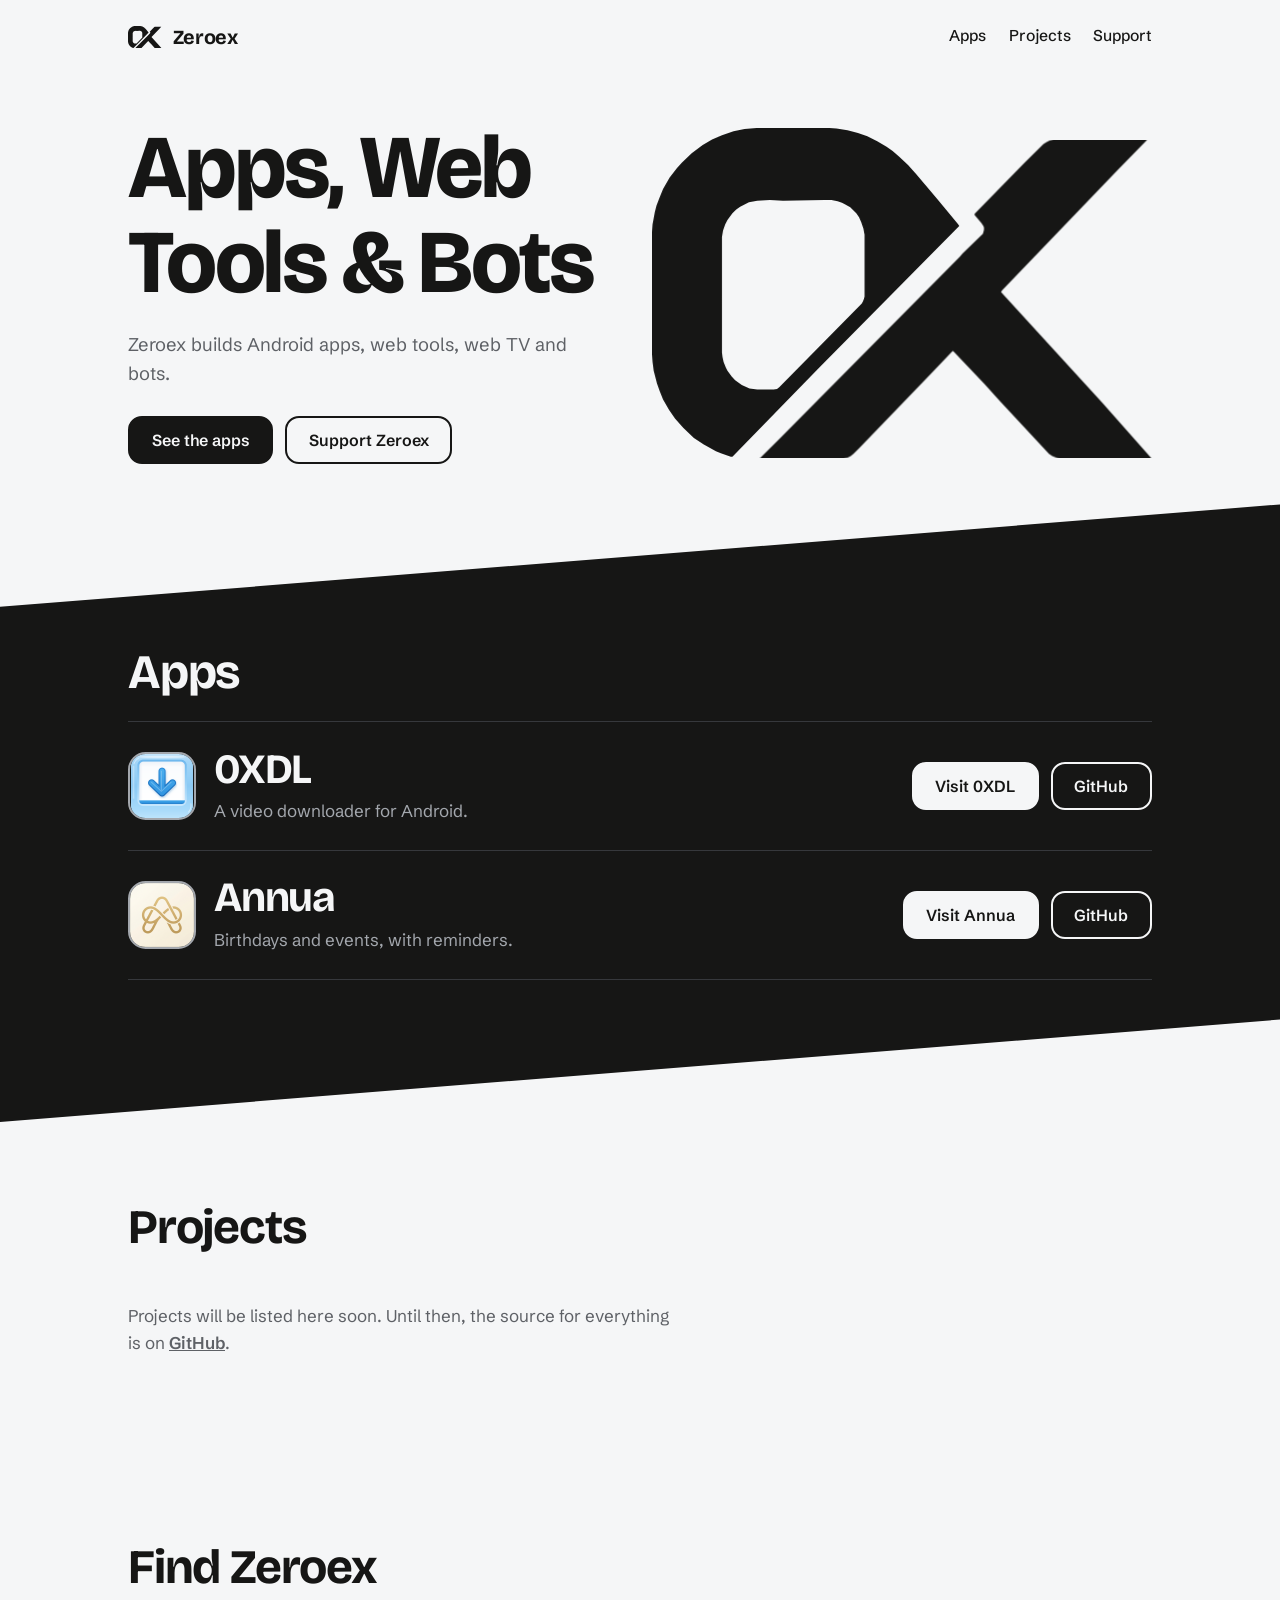
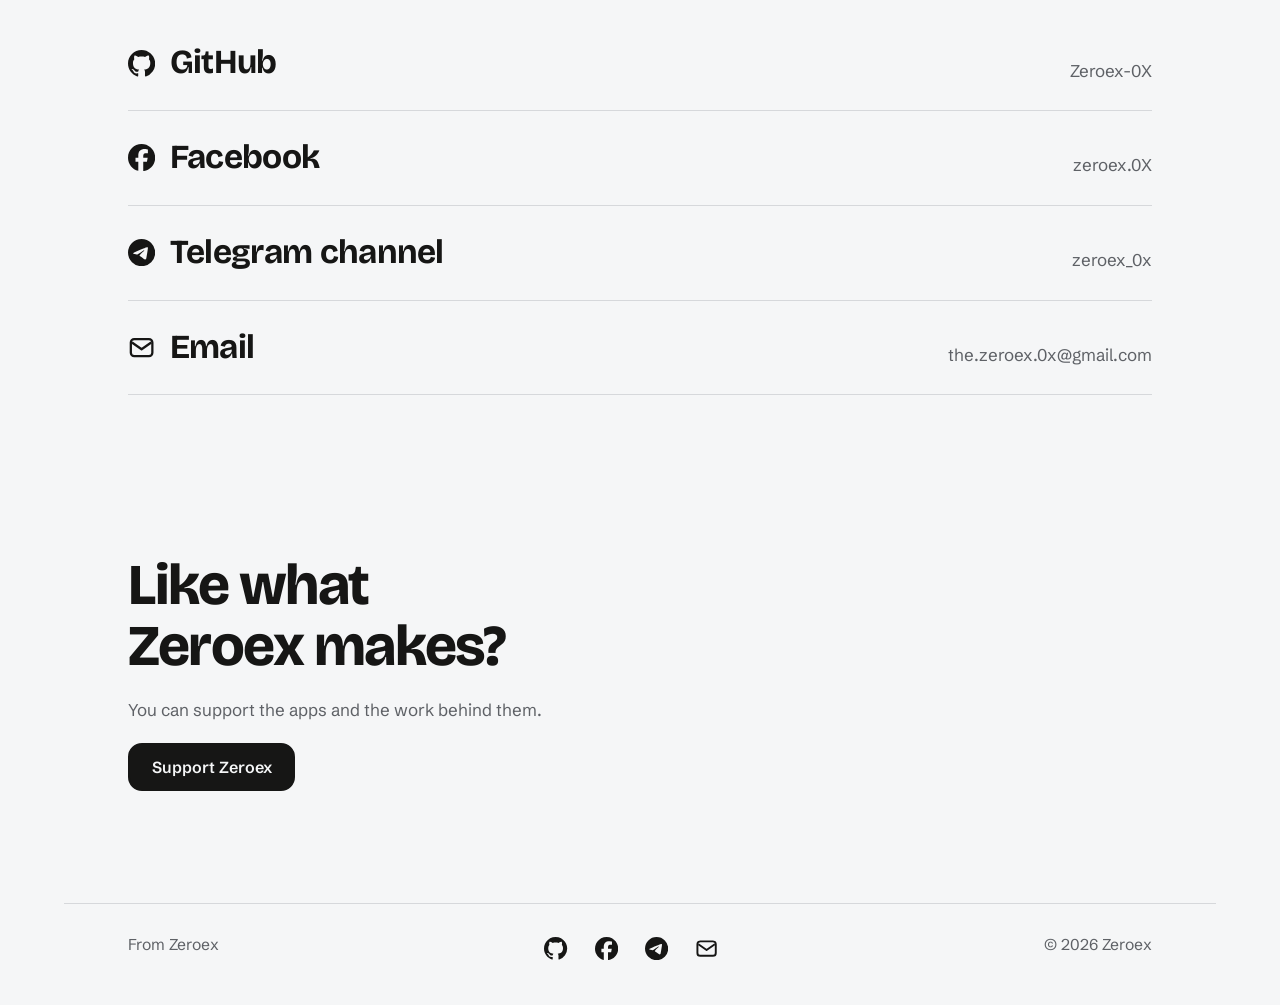
<file: index.html>
<!doctype html>
<html lang="en">
<head>
<meta charset="utf-8">
<meta name="viewport" content="width=device-width, initial-scale=1">
<title>Zeroex</title>
<meta name="description" content="Zeroex builds Android apps with Flutter, web tools, web TV, and bots for Telegram, Facebook and WhatsApp.">
<meta property="og:title" content="Zeroex — Apps, web tools and bots">
<meta property="og:description" content="Zeroex builds Android apps with Flutter, web tools, web TV, and bots for Telegram, Facebook and WhatsApp.">
<link rel="canonical" href="https://zeroex-0x.github.io/">
<meta property="og:url" content="https://zeroex-0x.github.io/">
<meta name="theme-color" content="#161615">
<link rel="icon" href="img/favicon.svg" type="image/svg+xml">
<link rel="preconnect" href="https://fonts.googleapis.com">
<link rel="preconnect" href="https://fonts.gstatic.com" crossorigin>
<link href="https://fonts.googleapis.com/css2?family=Bricolage+Grotesque:opsz,wght@12..96,500..800&family=Schibsted+Grotesk:wght@400..700&display=swap" rel="stylesheet">
<link rel="stylesheet" href="css/style.css?v=6">
</head>
<body>
<svg width="0" height="0" style="position:absolute" aria-hidden="true" focusable="false"><defs><path id="zo" fill-rule="evenodd" d="M391 15 L374 9 L355 4 L335 1 L322 0 L190 0 L168 2 L148 6 L127 13 L109 21 L92 31 L72 46 L54 63 L45 73 L32 90 L20 111 L13 128 L8 141 L5 153 L1 175 L0 189 L0 411 L1 425 L3 441 L9 464 L14 478 L20 493 L31 512 L42 528 L57 545 L76 563 L94 575 L116 587 L125 591 L143 597 L146 597 L303 436 L558 178 L556 175 L518 129 L480 84 L465 67 L449 52 L437 42 L426 34 L409 24ZM351 139 L360 144 L371 155 L376 162 L380 171 L384 183 L386 194 L386 306 L385 310 L383 315 L381 319 L231 471 L227 474 L221 475 L191 475 L177 473 L172 471 L163 467 L151 458 L145 452 L137 441 L134 435 L130 425 L128 416 L127 408 L127 205 L127 198 L129 186 L133 175 L137 167 L146 155 L153 148 L160 143 L168 139 L176 135 L191 132 L214 131 L238 132 L313 131 L326 131 L337 133 L345 136Z"/><path id="zx" d="M899 21 L734 21 L729 21 L722 23 L716 26 L711 29 L677 63 L586 156 L586 158 L598 172 L602 178 L603 181 L603 185 L602 189 L601 192 L564 228 L559 234 L232 564 L195 601 L346 601 L355 599 L361 596 L366 592 L377 581 L507 446 L546 405 L547 405 L604 465 L631 495 L721 592 L727 596 L737 600 L744 601 L908 601 L908 601 L818 499 L634 298 L636 295 L701 227 L844 78 L899 22Z"/></defs></svg><a class="skip" href="#main">Skip to content</a>
<header class="wrap top">
  <a class="brand" href="index.html" aria-label="Zeroex home">
    <svg viewBox="0 0 908 601" class="glyph" aria-hidden="true"><use href="#zo"/><use href="#zx"/></svg>
    <span>Zeroex</span>
  </a>
  <nav class="nav" aria-label="Main">
    <a href="index.html#apps">Apps</a>
    <a href="index.html#projects">Projects</a>
    <a href="support.html">Support</a>
  </nav>
</header>

<main id="main">
  <section class="wrap hero" aria-labelledby="h">
    <div>
      <h1 id="h">Apps, Web Tools &amp; Bots</h1>
      <p>Zeroex builds Android apps, web tools, web TV and bots.</p>
      <div class="actions">
        <a class="btn" href="#apps">See the apps</a>
        <a class="btn ghost" href="support.html">Support Zeroex</a>
      </div>
    </div>
    <svg class="hero-mark glyph" viewBox="0 0 908 601" role="img" aria-label="Zeroex logo">
      <g class="piece o"><use href="#zo"/></g>
      <g class="piece x"><use href="#zx"/></g>
    </svg>
  </section>

  <section class="band" id="apps" aria-labelledby="apps-h">
    <div class="wrap">
      <div class="sec-head"><h2 id="apps-h">Apps</h2><p class="muted" id="total" aria-live="polite"></p></div>
      <ul class="rows" id="apps-list"></ul>
      <noscript><p class="muted">Turn on JavaScript to see the app list.</p></noscript>
    </div>
  </section>

  <section class="section wrap" id="projects" aria-labelledby="projects-h">
    <div class="sec-head"><h2 id="projects-h">Projects</h2></div>
    <ul class="rows" id="projects-list"></ul>
  </section>

  <section class="section wrap" id="find" aria-labelledby="find-h">
    <div class="sec-head"><h2 id="find-h">Find Zeroex</h2></div>
    <div>
      <a class="linkrow" href="https://github.com/Zeroex-0X" target="_blank" rel="noopener"><span class="lead"><svg class="ico" width="28" height="28" viewBox="0 0 16 16" aria-hidden="true"><path fill="currentColor" d="M8 0C3.58 0 0 3.58 0 8c0 3.54 2.29 6.53 5.47 7.59.4.07.55-.17.55-.38 0-.19-.01-.82-.01-1.49-2.01.37-2.53-.49-2.69-.94-.09-.23-.48-.94-.82-1.13-.28-.15-.68-.52-.01-.53.63-.01 1.08.58 1.23.82.72 1.21 1.87.87 2.33.66.07-.52.28-.87.51-1.07-1.78-.2-3.64-.89-3.64-3.95 0-.87.31-1.59.82-2.15-.08-.2-.36-1.02.08-2.12 0 0 .67-.21 2.2.82.64-.18 1.32-.27 2-.27.68 0 1.36.09 2 .27 1.53-1.04 2.2-.82 2.2-.82.44 1.1.16 1.92.08 2.12.51.56.82 1.27.82 2.15 0 3.07-1.87 3.75-3.65 3.95.29.25.54.73.54 1.48 0 1.07-.01 1.93-.01 2.2 0 .21.15.46.55.38A8.013 8.013 0 0016 8c0-4.42-3.58-8-8-8z"/></svg><strong>GitHub</strong></span><span class="handle">Zeroex-0X</span></a>
      <a class="linkrow" href="https://www.facebook.com/zeroex.0X" target="_blank" rel="noopener"><span class="lead"><svg class="ico" width="28" height="28" viewBox="0 0 24 24" aria-hidden="true"><path fill="currentColor" d="M9.101 23.691v-7.98H6.627v-3.667h2.474v-1.58c0-4.085 1.848-5.978 5.858-5.978.401 0 .955.042 1.468.103a8.68 8.68 0 0 1 1.141.195v3.325a8.623 8.623 0 0 0-.653-.036 26.805 26.805 0 0 0-.733-.009c-.707 0-1.259.096-1.675.309a1.686 1.686 0 0 0-.679.622c-.258.42-.374.995-.374 1.752v1.297h3.919l-.386 2.103-.287 1.564h-3.246v8.245C19.396 23.238 24 18.179 24 12.044c0-6.627-5.373-12-12-12s-12 5.373-12 12c0 5.628 3.874 10.35 9.101 11.647Z"/></svg><strong>Facebook</strong></span><span class="handle">zeroex.0X</span></a>
      <a class="linkrow" href="https://t.me/zeroex_0x" target="_blank" rel="noopener"><span class="lead"><svg class="ico" width="28" height="28" viewBox="0 0 24 24" aria-hidden="true"><path fill="currentColor" d="M11.944 0A12 12 0 0 0 0 12a12 12 0 0 0 12 12 12 12 0 0 0 12-12A12 12 0 0 0 12 0a12 12 0 0 0-.056 0zm4.962 7.224c.1-.002.321.023.465.14a.506.506 0 0 1 .171.325c.016.093.036.306.02.472-.18 1.898-.962 6.502-1.36 8.627-.168.9-.499 1.201-.82 1.23-.696.065-1.225-.46-1.9-.902-1.056-.693-1.653-1.124-2.678-1.8-1.185-.78-.417-1.21.258-1.91.177-.184 3.247-2.977 3.307-3.23.007-.032.014-.15-.056-.212s-.174-.041-.249-.024c-.106.024-1.793 1.14-5.061 3.345-.48.33-.913.49-1.302.48-.428-.008-1.252-.241-1.865-.44-.752-.245-1.349-.374-1.297-.789.027-.216.325-.437.893-.663 3.498-1.524 5.83-2.529 6.998-3.014 3.332-1.386 4.025-1.627 4.476-1.635z"/></svg><strong>Telegram channel</strong></span><span class="handle">zeroex_0x</span></a>
      <a class="linkrow" href="mailto:the.zeroex.0x@gmail.com"><span class="lead"><svg class="ico" width="28" height="28" viewBox="0 0 24 24" aria-hidden="true"><rect x="2.5" y="4.5" width="19" height="15" rx="3" fill="none" stroke="currentColor" stroke-width="2"/><path d="M3.5 7.5l8.5 6 8.5-6" fill="none" stroke="currentColor" stroke-width="2" stroke-linejoin="round"/></svg><strong>Email</strong></span><span class="handle">the.zeroex.0x@gmail.com</span></a>
    </div>
  </section>

  <section class="section wrap cta" aria-labelledby="cta-h">
    <h2 id="cta-h">Like what Zeroex makes?</h2>
    <p>You can support the apps and the work behind them.</p>
    <a class="btn" href="support.html">Support Zeroex</a>
  </section>
</main>
<footer class="wrap foot">
  <span>From Zeroex</span>
  <span class="foot-icons">
    <a href="https://github.com/Zeroex-0X" target="_blank" rel="noopener" aria-label="GitHub"><svg class="ico" width="28" height="28" viewBox="0 0 16 16" aria-hidden="true"><path fill="currentColor" d="M8 0C3.58 0 0 3.58 0 8c0 3.54 2.29 6.53 5.47 7.59.4.07.55-.17.55-.38 0-.19-.01-.82-.01-1.49-2.01.37-2.53-.49-2.69-.94-.09-.23-.48-.94-.82-1.13-.28-.15-.68-.52-.01-.53.63-.01 1.08.58 1.23.82.72 1.21 1.87.87 2.33.66.07-.52.28-.87.51-1.07-1.78-.2-3.64-.89-3.64-3.95 0-.87.31-1.59.82-2.15-.08-.2-.36-1.02.08-2.12 0 0 .67-.21 2.2.82.64-.18 1.32-.27 2-.27.68 0 1.36.09 2 .27 1.53-1.04 2.2-.82 2.2-.82.44 1.1.16 1.92.08 2.12.51.56.82 1.27.82 2.15 0 3.07-1.87 3.75-3.65 3.95.29.25.54.73.54 1.48 0 1.07-.01 1.93-.01 2.2 0 .21.15.46.55.38A8.013 8.013 0 0016 8c0-4.42-3.58-8-8-8z"/></svg></a>
    <a href="https://www.facebook.com/zeroex.0X" target="_blank" rel="noopener" aria-label="Facebook"><svg class="ico" width="28" height="28" viewBox="0 0 24 24" aria-hidden="true"><path fill="currentColor" d="M9.101 23.691v-7.98H6.627v-3.667h2.474v-1.58c0-4.085 1.848-5.978 5.858-5.978.401 0 .955.042 1.468.103a8.68 8.68 0 0 1 1.141.195v3.325a8.623 8.623 0 0 0-.653-.036 26.805 26.805 0 0 0-.733-.009c-.707 0-1.259.096-1.675.309a1.686 1.686 0 0 0-.679.622c-.258.42-.374.995-.374 1.752v1.297h3.919l-.386 2.103-.287 1.564h-3.246v8.245C19.396 23.238 24 18.179 24 12.044c0-6.627-5.373-12-12-12s-12 5.373-12 12c0 5.628 3.874 10.35 9.101 11.647Z"/></svg></a>
    <a href="https://t.me/zeroex_0x" target="_blank" rel="noopener" aria-label="Telegram"><svg class="ico" width="28" height="28" viewBox="0 0 24 24" aria-hidden="true"><path fill="currentColor" d="M11.944 0A12 12 0 0 0 0 12a12 12 0 0 0 12 12 12 12 0 0 0 12-12A12 12 0 0 0 12 0a12 12 0 0 0-.056 0zm4.962 7.224c.1-.002.321.023.465.14a.506.506 0 0 1 .171.325c.016.093.036.306.02.472-.18 1.898-.962 6.502-1.36 8.627-.168.9-.499 1.201-.82 1.23-.696.065-1.225-.46-1.9-.902-1.056-.693-1.653-1.124-2.678-1.8-1.185-.78-.417-1.21.258-1.91.177-.184 3.247-2.977 3.307-3.23.007-.032.014-.15-.056-.212s-.174-.041-.249-.024c-.106.024-1.793 1.14-5.061 3.345-.48.33-.913.49-1.302.48-.428-.008-1.252-.241-1.865-.44-.752-.245-1.349-.374-1.297-.789.027-.216.325-.437.893-.663 3.498-1.524 5.83-2.529 6.998-3.014 3.332-1.386 4.025-1.627 4.476-1.635z"/></svg></a>
    <a href="mailto:the.zeroex.0x@gmail.com" aria-label="Email"><svg class="ico" width="28" height="28" viewBox="0 0 24 24" aria-hidden="true"><rect x="2.5" y="4.5" width="19" height="15" rx="3" fill="none" stroke="currentColor" stroke-width="2"/><path d="M3.5 7.5l8.5 6 8.5-6" fill="none" stroke="currentColor" stroke-width="2" stroke-linejoin="round"/></svg></a>
  </span>
  <span>© 2026 Zeroex</span>
</footer>

<script src="js/data.js?v=6"></script>
<script src="js/home.js?v=6"></script>
</body>
</html>
</file>
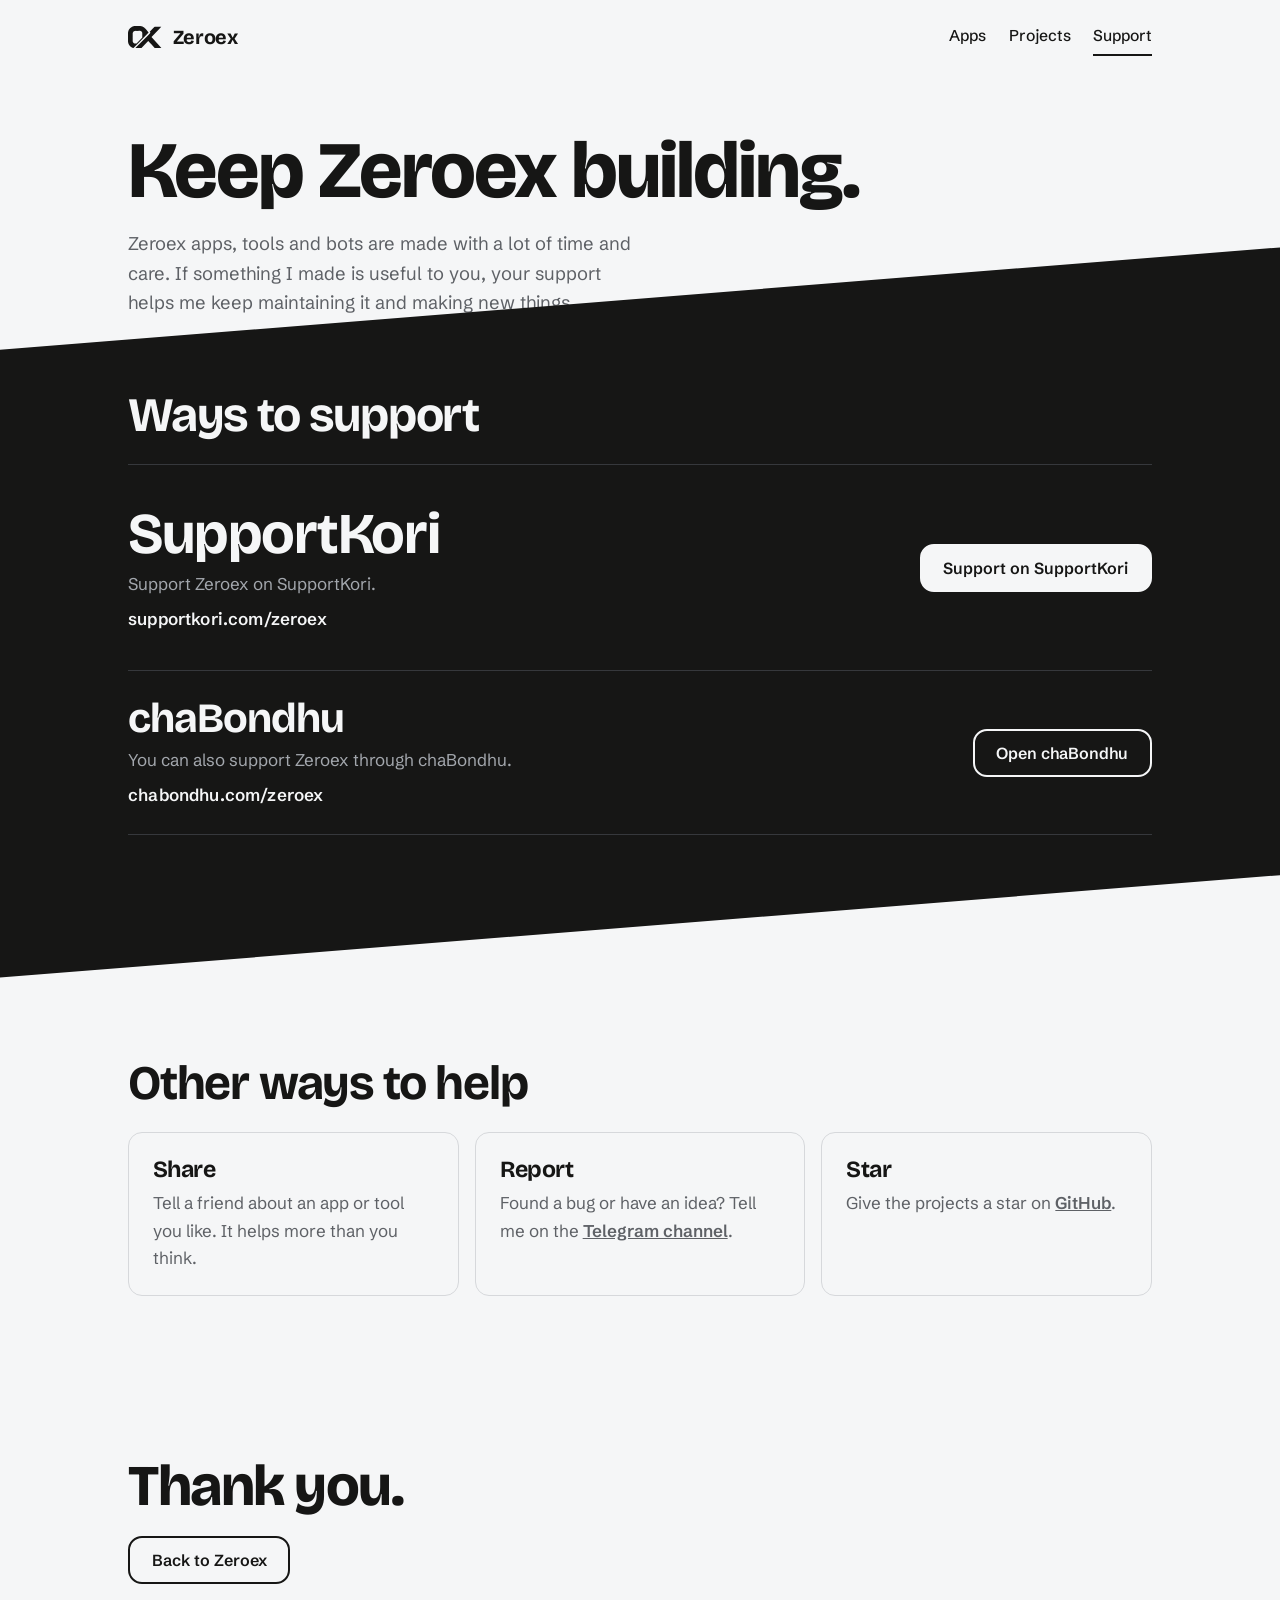
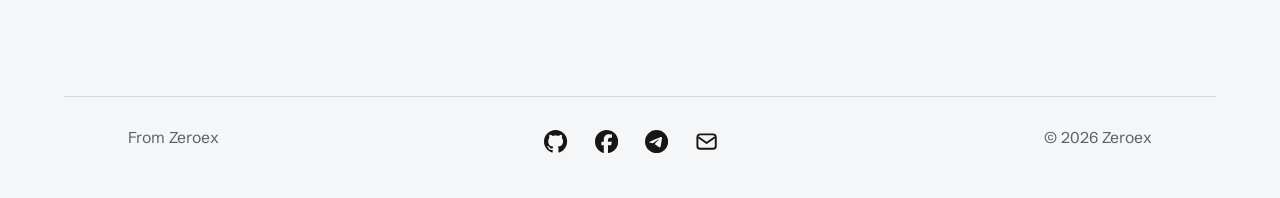
<file: support.html>
<!doctype html>
<html lang="en">
<head>
<meta charset="utf-8">
<meta name="viewport" content="width=device-width, initial-scale=1">
<title>Support Zeroex</title>
<meta name="description" content="Support the work behind Zeroex apps, web tools and bots.">
<meta property="og:title" content="Support Zeroex">
<meta property="og:description" content="Support the work behind Zeroex apps, web tools and bots.">
<link rel="canonical" href="https://zeroex-0x.github.io/support.html">
<meta name="theme-color" content="#161615">
<link rel="icon" href="img/favicon.svg" type="image/svg+xml">
<link rel="preconnect" href="https://fonts.googleapis.com">
<link rel="preconnect" href="https://fonts.gstatic.com" crossorigin>
<link href="https://fonts.googleapis.com/css2?family=Bricolage+Grotesque:opsz,wght@12..96,500..800&family=Schibsted+Grotesk:wght@400..700&display=swap" rel="stylesheet">
<link rel="stylesheet" href="css/style.css?v=6">
</head>
<body>
<svg width="0" height="0" style="position:absolute" aria-hidden="true" focusable="false"><defs><path id="zo" fill-rule="evenodd" d="M391 15 L374 9 L355 4 L335 1 L322 0 L190 0 L168 2 L148 6 L127 13 L109 21 L92 31 L72 46 L54 63 L45 73 L32 90 L20 111 L13 128 L8 141 L5 153 L1 175 L0 189 L0 411 L1 425 L3 441 L9 464 L14 478 L20 493 L31 512 L42 528 L57 545 L76 563 L94 575 L116 587 L125 591 L143 597 L146 597 L303 436 L558 178 L556 175 L518 129 L480 84 L465 67 L449 52 L437 42 L426 34 L409 24ZM351 139 L360 144 L371 155 L376 162 L380 171 L384 183 L386 194 L386 306 L385 310 L383 315 L381 319 L231 471 L227 474 L221 475 L191 475 L177 473 L172 471 L163 467 L151 458 L145 452 L137 441 L134 435 L130 425 L128 416 L127 408 L127 205 L127 198 L129 186 L133 175 L137 167 L146 155 L153 148 L160 143 L168 139 L176 135 L191 132 L214 131 L238 132 L313 131 L326 131 L337 133 L345 136Z"/><path id="zx" d="M899 21 L734 21 L729 21 L722 23 L716 26 L711 29 L677 63 L586 156 L586 158 L598 172 L602 178 L603 181 L603 185 L602 189 L601 192 L564 228 L559 234 L232 564 L195 601 L346 601 L355 599 L361 596 L366 592 L377 581 L507 446 L546 405 L547 405 L604 465 L631 495 L721 592 L727 596 L737 600 L744 601 L908 601 L908 601 L818 499 L634 298 L636 295 L701 227 L844 78 L899 22Z"/></defs></svg><a class="skip" href="#main">Skip to content</a>
<header class="wrap top">
  <a class="brand" href="index.html" aria-label="Zeroex home">
    <svg viewBox="0 0 908 601" class="glyph" aria-hidden="true"><use href="#zo"/><use href="#zx"/></svg>
    <span>Zeroex</span>
  </a>
  <nav class="nav" aria-label="Main">
    <a href="index.html#apps">Apps</a>
    <a href="index.html#projects">Projects</a>
    <a href="support.html" aria-current="page">Support</a>
  </nav>
</header>

<main id="main">
  <section class="wrap page-title" aria-labelledby="h">
    <h1 id="h">Keep Zeroex building.</h1>
    <p>Zeroex apps, tools and bots are made with a lot of time and care. If something I made is useful to you, your support helps me keep maintaining it and making new things.</p>
  </section>

  <section class="band" aria-labelledby="ways-h">
    <div class="wrap">
      <div class="sec-head"><h2 id="ways-h">Ways to support</h2></div>
      <ul class="rows" id="methods"></ul>
      <noscript><p class="muted">Turn on JavaScript to see the support links, or open <a href="https://www.supportkori.com/zeroex">supportkori.com/zeroex</a>.</p></noscript>
    </div>
  </section>

  <section class="section wrap" aria-labelledby="help-h">
    <div class="sec-head"><h2 id="help-h">Other ways to help</h2></div>
    <div class="help">
      <div class="help-card"><h3>Share</h3><p>Tell a friend about an app or tool you like. It helps more than you think.</p></div>
      <div class="help-card"><h3>Report</h3><p>Found a bug or have an idea? Tell me on the <a href="https://t.me/zeroex_0x" target="_blank" rel="noopener">Telegram channel</a>.</p></div>
      <div class="help-card"><h3>Star</h3><p>Give the projects a star on <a href="https://github.com/Zeroex-0X" target="_blank" rel="noopener">GitHub</a>.</p></div>
    </div>
  </section>

  <section class="section wrap thanks" aria-labelledby="thanks-h">
    <h2 id="thanks-h">Thank you.</h2>
    <a class="btn ghost" href="index.html">Back to Zeroex</a>
  </section>
</main>
<footer class="wrap foot">
  <span>From Zeroex</span>
  <span class="foot-icons">
    <a href="https://github.com/Zeroex-0X" target="_blank" rel="noopener" aria-label="GitHub"><svg class="ico" width="28" height="28" viewBox="0 0 16 16" aria-hidden="true"><path fill="currentColor" d="M8 0C3.58 0 0 3.58 0 8c0 3.54 2.29 6.53 5.47 7.59.4.07.55-.17.55-.38 0-.19-.01-.82-.01-1.49-2.01.37-2.53-.49-2.69-.94-.09-.23-.48-.94-.82-1.13-.28-.15-.68-.52-.01-.53.63-.01 1.08.58 1.23.82.72 1.21 1.87.87 2.33.66.07-.52.28-.87.51-1.07-1.78-.2-3.64-.89-3.64-3.95 0-.87.31-1.59.82-2.15-.08-.2-.36-1.02.08-2.12 0 0 .67-.21 2.2.82.64-.18 1.32-.27 2-.27.68 0 1.36.09 2 .27 1.53-1.04 2.2-.82 2.2-.82.44 1.1.16 1.92.08 2.12.51.56.82 1.27.82 2.15 0 3.07-1.87 3.75-3.65 3.95.29.25.54.73.54 1.48 0 1.07-.01 1.93-.01 2.2 0 .21.15.46.55.38A8.013 8.013 0 0016 8c0-4.42-3.58-8-8-8z"/></svg></a>
    <a href="https://www.facebook.com/zeroex.0X" target="_blank" rel="noopener" aria-label="Facebook"><svg class="ico" width="28" height="28" viewBox="0 0 24 24" aria-hidden="true"><path fill="currentColor" d="M9.101 23.691v-7.98H6.627v-3.667h2.474v-1.58c0-4.085 1.848-5.978 5.858-5.978.401 0 .955.042 1.468.103a8.68 8.68 0 0 1 1.141.195v3.325a8.623 8.623 0 0 0-.653-.036 26.805 26.805 0 0 0-.733-.009c-.707 0-1.259.096-1.675.309a1.686 1.686 0 0 0-.679.622c-.258.42-.374.995-.374 1.752v1.297h3.919l-.386 2.103-.287 1.564h-3.246v8.245C19.396 23.238 24 18.179 24 12.044c0-6.627-5.373-12-12-12s-12 5.373-12 12c0 5.628 3.874 10.35 9.101 11.647Z"/></svg></a>
    <a href="https://t.me/zeroex_0x" target="_blank" rel="noopener" aria-label="Telegram"><svg class="ico" width="28" height="28" viewBox="0 0 24 24" aria-hidden="true"><path fill="currentColor" d="M11.944 0A12 12 0 0 0 0 12a12 12 0 0 0 12 12 12 12 0 0 0 12-12A12 12 0 0 0 12 0a12 12 0 0 0-.056 0zm4.962 7.224c.1-.002.321.023.465.14a.506.506 0 0 1 .171.325c.016.093.036.306.02.472-.18 1.898-.962 6.502-1.36 8.627-.168.9-.499 1.201-.82 1.23-.696.065-1.225-.46-1.9-.902-1.056-.693-1.653-1.124-2.678-1.8-1.185-.78-.417-1.21.258-1.91.177-.184 3.247-2.977 3.307-3.23.007-.032.014-.15-.056-.212s-.174-.041-.249-.024c-.106.024-1.793 1.14-5.061 3.345-.48.33-.913.49-1.302.48-.428-.008-1.252-.241-1.865-.44-.752-.245-1.349-.374-1.297-.789.027-.216.325-.437.893-.663 3.498-1.524 5.83-2.529 6.998-3.014 3.332-1.386 4.025-1.627 4.476-1.635z"/></svg></a>
    <a href="mailto:the.zeroex.0x@gmail.com" aria-label="Email"><svg class="ico" width="28" height="28" viewBox="0 0 24 24" aria-hidden="true"><rect x="2.5" y="4.5" width="19" height="15" rx="3" fill="none" stroke="currentColor" stroke-width="2"/><path d="M3.5 7.5l8.5 6 8.5-6" fill="none" stroke="currentColor" stroke-width="2" stroke-linejoin="round"/></svg></a>
  </span>
  <span>© 2026 Zeroex</span>
</footer>

<script src="js/data.js?v=6"></script>
<script src="js/support.js?v=6"></script>
</body>
</html>
</file>
<file: css/style.css>
:root{
  color-scheme: light dark;
  --paper:#F5F6F7; --ink:#161615; --muted:#5E6166; --line:#D6D8DB;
  --band:#161615; --on-band:#F5F6F7; --band-muted:#A3A7AD; --band-line:#36383C;
  --cut:clamp(40px,8vw,128px);
  --pad:clamp(1.25rem,5vw,4rem);
  --max:72rem;
  --radius:14px;
  --display:"Bricolage Grotesque","Segoe UI",system-ui,sans-serif;
  --body:"Schibsted Grotesk",system-ui,-apple-system,"Segoe UI",sans-serif;
}
@media (prefers-color-scheme:dark){
  :root{
    --paper:#161615; --ink:#F2F3F4; --muted:#A0A4AA; --line:#32343A;
    --band:#F2F3F4; --on-band:#161615; --band-muted:#55585E; --band-line:#CDCFD3;
  }
}
*,*::before,*::after{box-sizing:border-box}
html{-webkit-text-size-adjust:100%;scroll-behavior:smooth}
body{margin:0;background:var(--paper);color:var(--ink);font-family:var(--body);font-size:1.0625rem;line-height:1.6;-webkit-font-smoothing:antialiased}
a{color:inherit}
h1,h2,h3{font-family:var(--display);margin:0;line-height:1.05;letter-spacing:-.025em}
p{margin:0}
.wrap{max-width:var(--max);margin-inline:auto;padding-inline:var(--pad)}
.skip{position:absolute;left:-999px;top:0;background:var(--ink);color:var(--paper);padding:.6rem 1rem;z-index:10}
.skip:focus{left:0}
:focus-visible{outline:3px solid currentColor;outline-offset:3px;border-radius:6px}
svg{display:block}
.glyph{fill:currentColor}

/* header */
.top{display:flex;align-items:center;justify-content:space-between;gap:1rem;padding-block:1.1rem}
.brand{display:inline-flex;align-items:center;gap:.7rem;text-decoration:none;font-family:var(--display);font-weight:700;font-size:1.25rem;letter-spacing:-.02em}
.brand svg{width:2.1rem;height:auto}
.nav{display:flex;gap:clamp(.8rem,3vw,1.4rem);font-weight:500;font-size:.98rem}
.nav a{text-decoration:none;padding:.35rem 0;border-bottom:2px solid transparent}
.nav a:hover,.nav a[aria-current="page"]{border-bottom-color:currentColor}

/* hero */
.hero{display:grid;gap:1.5rem;align-items:center;padding-block:clamp(1rem,4vw,3rem) calc(var(--cut) + 2.5rem)}
.hero-mark{width:min(78%,17rem);justify-self:start}
.hero h1{font-size:clamp(2.7rem,8.4vw,5.6rem);font-weight:750;max-width:12ch;text-wrap:balance}
.hero p{margin-top:1.25rem;max-width:30rem;color:var(--muted);font-size:1.15rem}
.actions{display:flex;flex-wrap:wrap;gap:.75rem;margin-top:1.75rem}
@media (min-width:56rem){
  .hero{grid-template-columns:1fr 1.05fr;gap:3rem}
  .hero-mark{order:2;width:100%;max-width:38rem;justify-self:end}
}

/* buttons */
.btn{--btn-bg:var(--ink);--btn-fg:var(--paper);display:inline-flex;align-items:center;justify-content:center;padding:.8rem 1.35rem;min-height:3rem;border-radius:var(--radius);background:var(--btn-bg);color:var(--btn-fg);border:2px solid var(--btn-bg);font:600 1rem/1 var(--body);text-decoration:none;cursor:pointer}
.btn:hover{opacity:.88}
.btn.ghost{background:transparent;color:var(--btn-bg)}
.band .btn{--btn-bg:var(--on-band);--btn-fg:var(--band)}
.pill{display:inline-block;justify-self:start;border:1.5px solid currentColor;border-radius:999px;padding:.2rem .8rem;font-size:.9rem;font-weight:500;white-space:nowrap}

/* ribbon band (echoes the slash in the logo) */
.band{background:var(--band);color:var(--on-band);clip-path:polygon(0 var(--cut),100% 0,100% calc(100% - var(--cut)),0 100%);margin-top:calc(var(--cut) * -1);padding-block:calc(var(--cut) + 2.5rem)}
.band .muted{color:var(--band-muted)}
.sec-head{display:flex;align-items:baseline;justify-content:space-between;gap:1rem;margin-bottom:1.5rem}
.sec-head h2{font-size:clamp(2rem,5vw,3rem);font-weight:700}
.rows{list-style:none;margin:0;padding:0;border-top:1.5px solid var(--line)}
.band .rows{border-top-color:var(--band-line)}
.row{display:grid;gap:.9rem 2rem;align-items:center;padding-block:1.6rem;border-bottom:1.5px solid var(--line)}
.band .row{border-bottom-color:var(--band-line)}
.row h3{font-size:clamp(1.8rem,4.5vw,2.6rem);font-weight:700}
.row .muted{margin-top:.35rem;max-width:30rem}
@media (min-width:44rem){.row{grid-template-columns:1fr auto}}

.row-main{display:flex;align-items:center;gap:1.1rem}
.app-icon{width:4.25rem;height:4.25rem;border-radius:1.1rem;flex:none;object-fit:cover;border:2px solid var(--line)}
.band .app-icon{border-color:var(--band-muted)}
.title-line{display:flex;align-items:baseline;gap:.65rem;flex-wrap:wrap}
.ver{font-size:.85rem;font-weight:600;border:1.5px solid currentColor;border-radius:999px;padding:.05rem .6rem;opacity:.8;white-space:nowrap}
.ver:empty{display:none}
.row-actions{display:flex;flex-wrap:wrap;gap:.75rem}
.meta{margin-top:.5rem;font-size:.92rem}
.meta:empty{display:none}
.sec-head .muted{font-size:.95rem}
/* generic sections */
.section{padding-block:clamp(2.5rem,7vw,5rem)}
.muted{color:var(--muted)}
.empty{padding-block:1.6rem;max-width:34rem}
.empty a{font-weight:600}

/* find / link rows */
.linkrow{display:flex;justify-content:space-between;gap:1rem;align-items:baseline;padding-block:1.25rem;border-bottom:1.5px solid var(--line);text-decoration:none}
.linkrow .lead{display:inline-flex;align-items:center;gap:.9rem}
.ico{width:1.7rem;height:1.7rem;flex:none}
.linkrow strong{font-family:var(--display);font-size:clamp(1.5rem,4vw,2.1rem);font-weight:700;letter-spacing:-.02em}
.linkrow .handle{color:var(--muted);overflow-wrap:anywhere;text-align:right;min-width:0}
@media (max-width:34rem){.linkrow{flex-direction:column;gap:.2rem}.linkrow .handle{text-align:left;padding-left:2.6rem}}
.linkrow:hover strong{text-decoration:underline;text-underline-offset:.25em;text-decoration-thickness:2px}

/* support teaser */
.cta{display:grid;gap:1.25rem;justify-items:start}
.cta h2{font-size:clamp(2.1rem,6vw,3.6rem);font-weight:750;max-width:16ch;text-wrap:balance}
.cta p{max-width:30rem;color:var(--muted)}

/* support page */
.page-title{padding-block:clamp(1.5rem,5vw,3.5rem) 2rem}
.page-title h1{font-size:clamp(2.6rem,8vw,5rem);font-weight:750}
.page-title p{margin-top:1rem;max-width:32rem;color:var(--muted);font-size:1.15rem}
.method{display:grid;gap:1rem 2rem;align-items:center;padding-block:1.75rem;border-bottom:1.5px solid var(--line)}
.method h2{font-size:clamp(1.7rem,4.5vw,2.4rem);font-weight:700}
.method p{margin-top:.35rem;color:var(--muted);max-width:30rem}
@media (min-width:44rem){.method{grid-template-columns:1fr auto}}
.ways{margin:0;padding-left:1.2rem;max-width:34rem}
.ways li{margin-bottom:.5rem}

/* footer */
.foot{border-top:1.5px solid var(--line);margin-top:2rem;padding-block:1.75rem 2.5rem;display:flex;flex-wrap:wrap;justify-content:space-between;gap:.75rem 2rem;color:var(--muted);font-size:.98rem}
.foot a{text-decoration:none}
.foot a:hover{text-decoration:underline}
.foot-icons{display:inline-flex;gap:1.1rem;align-items:center}
.foot-icons a{display:inline-flex;padding:.3rem;color:var(--ink)}
.foot-icons .ico{width:1.45rem;height:1.45rem}
.foot-icons a:hover{opacity:.7}

/* the one motion: the two halves slide along the cut and meet */
@media (prefers-reduced-motion:no-preference){
  .piece{animation-duration:1.1s;animation-timing-function:cubic-bezier(.16,.84,.24,1);animation-fill-mode:both}
  .piece.o{animation-name:from-o}
  .piece.x{animation-name:from-x}
  @keyframes from-o{from{transform:translate(-110px,110px);opacity:0}to{transform:none;opacity:1}}
  @keyframes from-x{from{transform:translate(110px,-110px);opacity:0}to{transform:none;opacity:1}}
}
@media (prefers-reduced-motion:reduce){html{scroll-behavior:auto}}

/* support page */
.row.featured{padding-block:2.4rem}
.row.featured h3{font-size:clamp(2.3rem,7vw,3.6rem)}
.handle-line{margin-top:.5rem;font-weight:600;letter-spacing:.01em}
.help{display:grid;gap:1rem;grid-template-columns:repeat(auto-fit,minmax(15rem,1fr))}
.help-card{border:1.5px solid var(--line);border-radius:var(--radius);padding:1.5rem}
.help-card h3{font-size:1.45rem;margin-bottom:.5rem}
.help-card p{color:var(--muted)}
.help-card a{font-weight:600}
.thanks{display:grid;gap:1.25rem;justify-items:start}
.thanks h2{font-size:clamp(2.1rem,6vw,3.6rem);font-weight:750}
</file>
